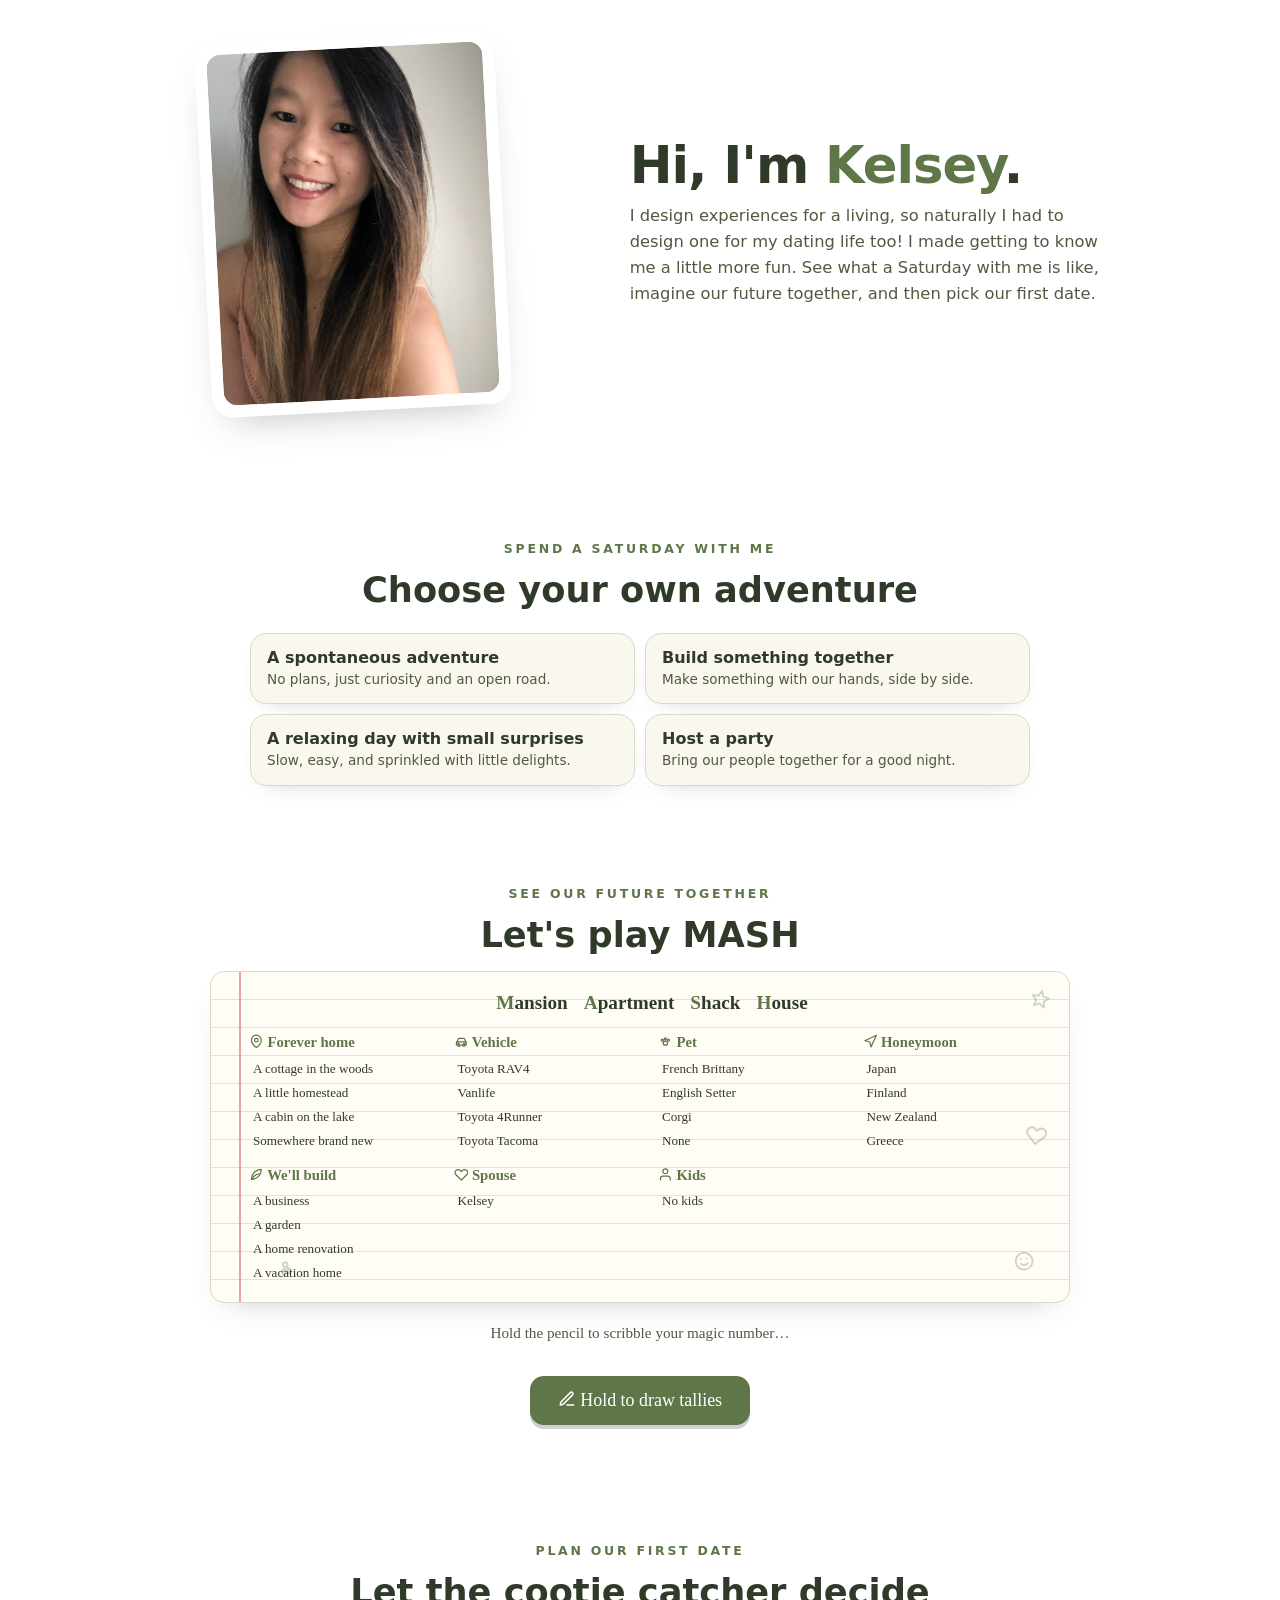
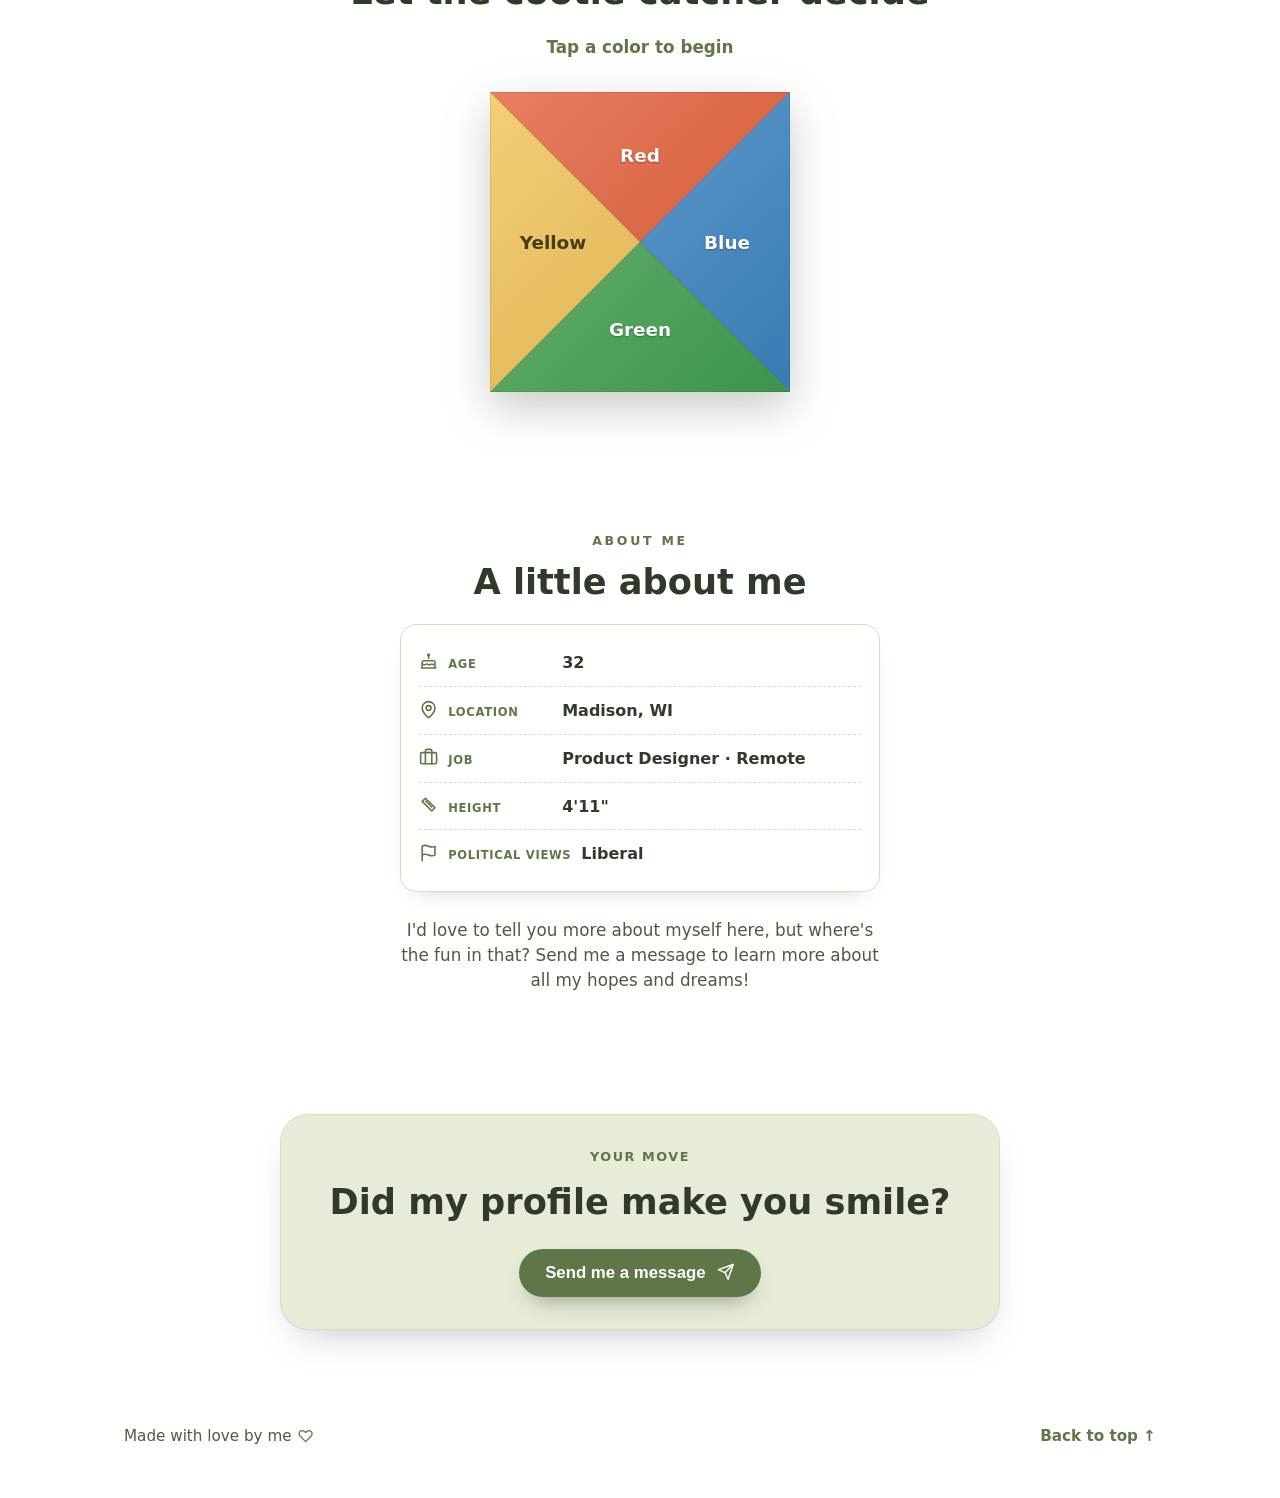
<file: index.html>
<!DOCTYPE html>
<html lang="en">
<head>
  <meta charset="UTF-8" />
  <meta name="viewport" content="width=device-width, initial-scale=1.0" />
  <title>Kelsey &middot; Finds Love</title>
  <meta name="description" content="Hi, I'm Kelsey — a little about the life I've built, what I love, and the kind of person I'm hoping to find." />
  <link rel="preconnect" href="https://fonts.googleapis.com" />
  <link rel="stylesheet" href="css/styles.css" />
  <link rel="icon" href="data:image/svg+xml,%3Csvg xmlns='http://www.w3.org/2000/svg' viewBox='0 0 100 100'%3E%3Ctext y='.9em' font-size='90'%3E%F0%9F%92%9A%3C/text%3E%3C/svg%3E" />
</head>
<body>
  <!-- Hero -->
  <header class="hero" id="top">
    <div class="hero-inner">
      <div class="hero-photo">
        <div class="photo-frame">
          <img src="images/hero.jpg" alt="Kelsey" />
        </div>
      </div>
      <div class="hero-text">
        <h1>Hi, I'm <span class="accent">Kelsey</span>.</h1>
        <p class="tagline">I design experiences for a living, so naturally I had to design one for my dating life too! I made getting to know me a little more fun. See what a Saturday with me is like, imagine our future together, and then pick our first date.</p>
      </div>
    </div>
  </header>

  <main>
    <!-- Spend a day with me (choose your own adventure) -->
    <section class="section" id="adventure">
      <div class="section-head">
        <span class="kicker">Spend a Saturday with me</span>
        <h2>Choose your own adventure</h2>
      </div>
      <div class="adv" id="adventure-app"></div>
    </section>

    <!-- MASH game -->
    <section class="section" id="mash">
      <div class="section-head">
        <span class="kicker">see our future together</span>
        <h2>Let's play MASH</h2>
      </div>
      <div class="mash" id="mash-app">
        <div class="mash-board"></div>
        <div class="mash-controls" id="mash-controls"></div>
        <div class="mash-future" id="mash-future" hidden></div>
      </div>
    </section>

    <!-- Cootie catcher (paper fortune teller) -->
    <section class="section" id="cootie">
      <div class="section-head">
        <span class="kicker">plan our first date</span>
        <h2>Let the cootie catcher decide</h2>
      </div>
      <div class="cc" id="cootie-app">
        <p class="cc-step" id="cc-step" aria-live="polite">Tap a color to begin</p>
        <div class="cc-stage" id="cc-stage">
          <div class="cc-catcher" id="cc-catcher">
            <button class="cc-flap cc-top" type="button"><span class="cc-flap-label"></span></button>
            <button class="cc-flap cc-right" type="button"><span class="cc-flap-label"></span></button>
            <button class="cc-flap cc-bottom" type="button"><span class="cc-flap-label"></span></button>
            <button class="cc-flap cc-left" type="button"><span class="cc-flap-label"></span></button>
          </div>
          <div class="cc-count" id="cc-count" aria-hidden="true"></div>
          <div class="cc-reveal" id="cc-reveal" hidden></div>
        </div>
        <p class="sr-only" id="cc-sr" aria-live="polite"></p>
      </div>
    </section>

    <!-- About me (facts, interests, map) -->
    <section class="section" id="about">
      <div class="section-head">
        <span class="kicker">about me</span>
        <h2>A little about me</h2>
      </div>

      <div class="about-facts">
        <div class="fact"><span class="fact-emoji"><svg class="ico" viewBox="0 0 24 24" fill="none" stroke="currentColor" stroke-width="2" stroke-linecap="round" stroke-linejoin="round" aria-hidden="true"><path d="M3 20h18M4 20v-7a2 2 0 0 1 2-2h12a2 2 0 0 1 2 2v7"/><path d="M4 15c1.5 0 1.5 1 3 1s1.5-1 3-1 1.5 1 3 1 1.5-1 3-1 1.5 1 2 1"/><path d="M12 8V5"/><circle cx="12" cy="3.5" r="1"/></svg></span><span class="fact-k">Age</span><span class="fact-v">32</span></div>
        <div class="fact"><span class="fact-emoji"><svg class="ico" viewBox="0 0 24 24" fill="none" stroke="currentColor" stroke-width="2" stroke-linecap="round" stroke-linejoin="round" aria-hidden="true"><path d="M20 10c0 6-8 12-8 12s-8-6-8-12a8 8 0 0 1 16 0z"/><circle cx="12" cy="10" r="3"/></svg></span><span class="fact-k">Location</span><span class="fact-v">Madison, WI</span></div>
        <div class="fact"><span class="fact-emoji"><svg class="ico" viewBox="0 0 24 24" fill="none" stroke="currentColor" stroke-width="2" stroke-linecap="round" stroke-linejoin="round" aria-hidden="true"><rect x="2" y="7" width="20" height="14" rx="2"/><path d="M16 21V5a2 2 0 0 0-2-2h-4a2 2 0 0 0-2 2v16"/></svg></span><span class="fact-k">Job</span><span class="fact-v">Product Designer · Remote</span></div>
        <div class="fact"><span class="fact-emoji"><svg class="ico" viewBox="0 0 24 24" fill="none" stroke="currentColor" stroke-width="2" stroke-linecap="round" stroke-linejoin="round" aria-hidden="true"><path d="M4 8l4-4 12 12-4 4z"/><path d="M8.5 7.5l1.5 1.5M11.5 10.5l1.5 1.5M14.5 13.5l1.5 1.5"/></svg></span><span class="fact-k">Height</span><span class="fact-v">4'11"</span></div>
        <div class="fact"><span class="fact-emoji"><svg class="ico" viewBox="0 0 24 24" fill="none" stroke="currentColor" stroke-width="2" stroke-linecap="round" stroke-linejoin="round" aria-hidden="true"><path d="M4 15s1-1 4-1 5 2 8 2 4-1 4-1V4s-1 1-4 1-5-2-8-2-4 1-4 1z"/><line x1="4" y1="22" x2="4" y2="15"/></svg></span><span class="fact-k">Political views</span><span class="fact-v">Liberal</span></div>
      </div>

      <p class="about-note">I'd love to tell you more about myself here, but where's the fun in that? Send me a message to learn more about all my hopes and dreams!</p>
    </section>

    <!-- Say hi -->
    <section class="section contact" id="say-hi">
      <div class="contact-card">
        <p class="eyebrow">your move</p>
        <h2>Did my profile make you smile?</h2>
        <button type="button" id="open-message" class="btn btn-primary btn-lg">Send me a message <svg class="btn-icon" viewBox="0 0 24 24" fill="none" stroke="currentColor" stroke-width="2" stroke-linecap="round" stroke-linejoin="round" aria-hidden="true"><path d="M22 2 11 13"></path><path d="M22 2 15 22l-4-9-9-4 20-7z"></path></svg></button>
      </div>
    </section>
  </main>

  <!-- Message Kelsey modal -->
  <div class="modal" id="msg-modal" hidden role="dialog" aria-modal="true" aria-labelledby="msg-title">
    <div class="modal-backdrop" data-close></div>
    <div class="modal-card">
      <button class="modal-x" type="button" data-close aria-label="Close">&times;</button>
      <h2 class="modal-title" id="msg-title">Message Kelsey</h2>
      <form id="msg-form" novalidate>
        <label class="field">
          <span class="field-label">Name <em>*</em></span>
          <input type="text" name="name" autocomplete="name" />
        </label>
        <div class="field">
          <span class="field-label">Show me who is saying hi <em>*</em></span>
          <input type="file" id="msg-photo" accept="image/*" class="file-hidden" />
          <label for="msg-photo" class="upload-btn" id="msg-upload-btn">Upload photo</label>
          <span class="file-name" id="msg-file-name"></span>
          <div class="photo-preview" id="msg-photo-preview" hidden><img alt="Your photo preview" /></div>
        </div>
        <label class="field">
          <span class="field-label">Tell me about yourself</span>
          <textarea name="about" rows="3"></textarea>
        </label>
        <label class="field">
          <span class="field-label">Propose a first date <em>*</em></span>
          <textarea name="firstDate" rows="3"></textarea>
        </label>
        <label class="field">
          <span class="field-label">How should I contact you? <em>*</em></span>
          <input type="text" name="contact" placeholder="Email, phone, Instagram — whatever you prefer" />
        </label>
        <p class="field-error" id="msg-error" hidden></p>
        <button class="btn btn-primary btn-lg modal-send" type="submit">Send</button>
      </form>
    </div>
  </div>

  <!-- Thank you modal -->
  <div class="modal" id="thanks-modal" hidden role="dialog" aria-modal="true">
    <div class="modal-backdrop" data-close-thanks></div>
    <div class="modal-card modal-thanks">
      <div class="thanks-icon"><span class="ico-slot" data-icon="heart"></span></div>
      <h2>Thank you for your message!</h2>
      <p>I can't wait to meet you!</p>
      <button class="btn btn-primary" type="button" data-close-thanks>Close</button>
    </div>
  </div>

  <!-- Private submissions review (unlisted — add #for-kelsey to the URL) -->
  <div class="review" id="review" hidden>
    <div class="review-head">
      <h2><span class="ico-slot" data-icon="inbox"></span> Submissions</h2>
      <a href="#" class="review-close">Close</a>
    </div>
    <div class="review-list" id="review-list"></div>
  </div>

  <footer class="footer">
    <span class="footer-note">Made with love by me <svg class="ico" viewBox="0 0 24 24" fill="none" stroke="currentColor" stroke-width="2" stroke-linecap="round" stroke-linejoin="round" aria-hidden="true"><path d="M20.8 5.6a5 5 0 0 0-7.1 0L12 7.3l-1.7-1.7a5 5 0 1 0-7.1 7.1L12 21.5l8.8-8.8a5 5 0 0 0 0-7.1z"/></svg></span>
    <a href="#top" class="to-top">Back to top ↑</a>
  </footer>

  <script src="js/main.js"></script>
</body>
</html>
</file>
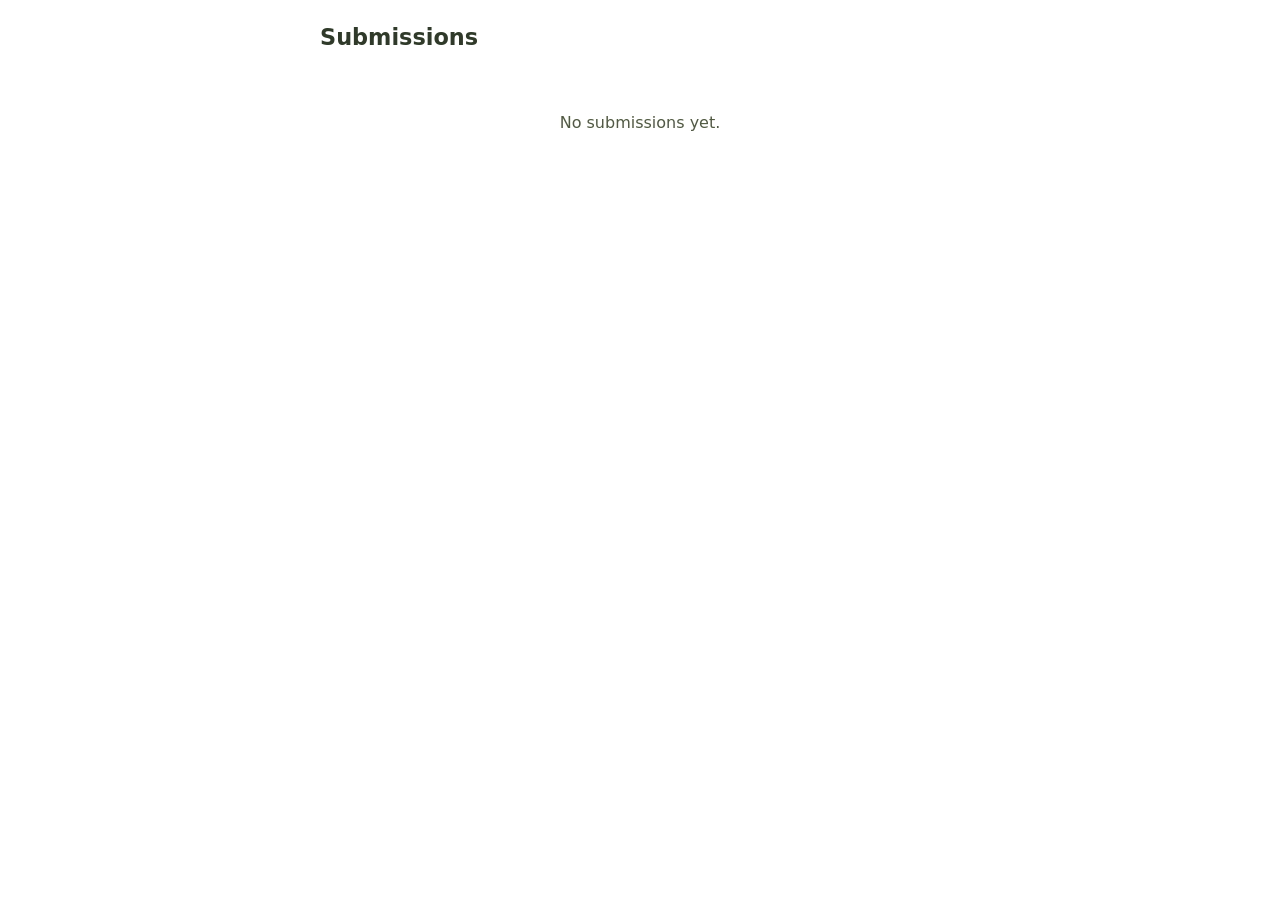
<file: submissions.html>
<!DOCTYPE html>
<html lang="en">
<head>
  <meta charset="UTF-8" />
  <meta name="viewport" content="width=device-width, initial-scale=1.0" />
  <meta name="robots" content="noindex, nofollow" />
  <title>Submissions &middot; Kelsey</title>
  <link rel="stylesheet" href="css/styles.css" />
</head>
<body>
  <div class="review" style="position: static;">
    <div class="review-head"><h2>Submissions</h2></div>
    <div class="review-list" id="review-list"></div>
  </div>
  <script>
  (function () {
    var KEY = "kelsey_submissions_v1";
    function load() { try { return JSON.parse(localStorage.getItem(KEY) || "[]"); } catch (e) { return []; } }
    function esc(t) { var d = document.createElement("div"); d.textContent = t || ""; return d.innerHTML; }
    function fmt(ts) { try { return new Date(ts).toLocaleString(undefined, { dateStyle: "medium", timeStyle: "short" }); } catch (e) { return ts; } }
    var list = document.getElementById("review-list");
    var subs = load().slice().reverse();
    if (!subs.length) { list.innerHTML = '<p class="review-empty">No submissions yet.</p>'; return; }
    subs.forEach(function (s) {
      var card = document.createElement("div");
      card.className = "review-card";
      card.innerHTML =
        (s.photo ? '<img class="review-photo" src="' + s.photo + '" alt="' + esc(s.name) + '" />' : "") +
        '<div class="review-body"><h3>' + esc(s.name) + "</h3>" +
        '<p class="review-meta">' + fmt(s.ts) + "</p>" +
        (s.about ? "<p><strong>About:</strong> " + esc(s.about) + "</p>" : "") +
        "<p><strong>First date:</strong> " + esc(s.firstDate) + "</p>" +
        "<p><strong>Contact:</strong> " + esc(s.contact) + "</p></div>";
      list.appendChild(card);
    });
  })();
  </script>
</body>
</html>
</file>
<file: css/styles.css>
/* ============================================================
   Kelsey · Finds Love — styles
   Solid sage green, no gradients. Tweak via the variables below.
   ============================================================ */

:root {
  --sage:      #9caf88;  /* solid sage green — primary */
  --sage-dk:   #5f7648;  /* deep sage — buttons, accents */
  --bg:        #ffffff;  /* page background */
  --forest:    #2f3a29;  /* headings */
  --forest-sf: #4f5a3f;  /* soft body text */
  --card:      #ffffff;
  --card-alt:  #e7ecd8;  /* contact card */
  --line:      #d7dcc4;
  --brick:     #b5613f;  /* "not for me" marker */
  --leaf:      #3f6a33;  /* "green flag" marker */
  --ink:       #2b2f26;
  --shadow:    0 18px 40px -20px rgba(47, 58, 41, 0.35);
  --radius:    22px;
  --maxw:      1080px;
  --font: "Segoe UI", system-ui, -apple-system, "Helvetica Neue", Arial, sans-serif;
}

* { box-sizing: border-box; margin: 0; padding: 0; }

html { scroll-behavior: smooth; }

body {
  font-family: var(--font);
  color: var(--ink);
  background: var(--bg);
  line-height: 1.6;
  overflow-x: hidden;
}

/* ---------- layout helpers ---------- */
.section {
  position: relative; z-index: 1;
  max-width: var(--maxw);
  margin: 0 auto;
  padding: 36px 20px;
}
.section-head { text-align: center; margin-bottom: 22px; }
.kicker {
  display: inline-block;
  font-size: .78rem; letter-spacing: .22em; text-transform: uppercase;
  color: var(--sage-dk); font-weight: 700; margin-bottom: 10px;
}
h2 { font-size: clamp(1.6rem, 5vw, 2.2rem); color: var(--forest); line-height: 1.18; }
.section-sub { color: var(--forest-sf); margin-top: 12px; }
.subhead { text-align: center; font-size: clamp(1.2rem, 3.6vw, 1.5rem); color: var(--forest); line-height: 1.18; margin: 30px 0 16px; }
.about-facts { max-width: 480px; margin: 0 auto; background: var(--card); border: 1px solid var(--line); border-radius: 16px; padding: 14px 18px; box-shadow: 0 10px 24px -18px rgba(47,58,41,.4); display: flex; flex-direction: column; }
.about-note { max-width: 480px; margin: 26px auto 0; text-align: center; color: var(--forest-sf); font-size: 1.05rem; line-height: 1.5; }
.fact { display: flex; align-items: baseline; gap: 10px; padding: 8px 0; }
.fact:not(:last-child) { border-bottom: 1px dashed var(--line); }
.fact-emoji { font-size: 1.2rem; flex-shrink: 0; }
.fact-k { color: var(--sage-dk); font-weight: 700; font-size: .72rem; text-transform: uppercase; letter-spacing: .06em; min-width: 104px; flex-shrink: 0; }
.fact-v { color: var(--forest); font-weight: 600; }
.section-sub code, .about-grid code {
  background: var(--card); padding: 2px 7px; border-radius: 6px; border: 1px solid var(--line);
  font-size: .85em;
}

/* ---------- nav ---------- */
.nav {
  max-width: var(--maxw); margin: 0 auto;
  display: flex; align-items: center; justify-content: flex-end;
  padding: 22px 24px;
}
.nav-links { display: flex; flex-wrap: wrap; justify-content: flex-end; gap: 14px 22px; }
.nav-links a {
  color: var(--forest-sf); text-decoration: none; font-weight: 600; font-size: .95rem;
  transition: color .2s;
}
.nav-links a:hover { color: var(--sage-dk); }

/* ---------- hero ---------- */
.hero { position: relative; z-index: 1; }
.hero-inner {
  max-width: var(--maxw); margin: 0 auto;
  padding: 16px 20px 24px;
  display: grid; grid-template-columns: 1fr; gap: 18px; align-items: center; text-align: center;
}
.eyebrow {
  color: var(--sage-dk); font-weight: 700; letter-spacing: .12em;
  text-transform: uppercase; font-size: .8rem; margin-bottom: 14px;
}
.hero-text h1 {
  font-size: clamp(1.9rem, 7vw, 3.2rem); line-height: 1.05; color: var(--forest);
  letter-spacing: -.02em; margin-bottom: 10px;
}
.accent { color: var(--sage-dk); }
.tagline { font-size: 1.02rem; color: var(--forest-sf); max-width: 46ch; margin: 0 auto; }
.hero-photo { max-width: 180px; margin: 0 auto; order: -1; }
.hero-cta { display: flex; gap: 14px; flex-wrap: wrap; }

.photo-frame {
  aspect-ratio: 4 / 5; border-radius: var(--radius);
  padding: 12px; background: var(--card); box-shadow: var(--shadow);
  transform: rotate(-3deg); transition: transform .4s ease;
}
.photo-frame:hover { transform: rotate(0deg) scale(1.02); }
.photo-frame img { width: 100%; height: 100%; object-fit: cover; border-radius: 14px; display: block; }
.photo-placeholder {
  width: 100%; height: 100%; border-radius: 14px;
  background: var(--sage);
  display: grid; place-content: center; text-align: center;
  font-size: 3rem; color: var(--sage-dk);
}
.photo-placeholder span { display: block; font-size: .95rem; margin-top: 8px; letter-spacing: .04em; }

/* ---------- buttons ---------- */
.btn {
  display: inline-block; padding: 13px 26px; border-radius: 999px; border: none;
  font-weight: 700; text-decoration: none; font-size: 1rem;
  transition: transform .15s ease, box-shadow .2s ease; cursor: pointer;
}
.btn-primary {
  color: #fff; background: var(--sage-dk);
  box-shadow: 0 12px 24px -12px rgba(47, 58, 41, .55);
}
.btn-primary:hover { transform: translateY(-2px); box-shadow: 0 18px 30px -14px rgba(47, 58, 41, .6); }
.btn-ghost { color: var(--forest); background: var(--card); border: 1px solid var(--line); }
.btn-ghost:hover { transform: translateY(-2px); }
.btn-lg { padding: 14px 26px; font-size: 1.05rem; }
.btn-icon { width: 1.05em; height: 1.05em; vertical-align: -0.16em; margin-left: 7px; display: inline-block; }
.ico { width: 1em; height: 1em; display: inline-block; vertical-align: -0.14em; }
.fact-emoji { color: var(--sage-dk); }
.adv-card-icon, .adv-choice-icon, .adv-summary-badge { color: var(--sage-dk); }
.cc-card-emoji { color: var(--sage-dk); }
.mash-doodle { color: var(--sage); }
.mash-cat h4 .ico, .mash-future-list .fi { color: var(--sage-dk); }
.adv-summary h3 .ico, .mash-future-card h3 .ico { color: var(--sage-dk); vertical-align: -0.12em; }
.mash-hold .ico, .mash-future-card h3 .ico { vertical-align: -0.16em; }

/* ---------- about ---------- */
.about-grid {
  display: grid; grid-template-columns: 1fr 1fr; gap: 34px;
  max-width: 900px; margin: 0 auto;
}
.about-grid .lead { font-size: 1.25rem; color: var(--forest); font-weight: 500; }
.about-grid p { color: var(--forest-sf); }

/* ---------- cards ---------- */
.cards {
  display: grid; grid-template-columns: repeat(3, 1fr); gap: 18px;
}
.card {
  background: var(--card); border: 1px solid var(--line); border-radius: 18px;
  padding: 24px; text-align: center; box-shadow: 0 10px 24px -18px rgba(47,58,41,.4);
  transition: transform .2s ease;
}
.card:hover { transform: translateY(-4px); }
.card-emoji { font-size: 1.9rem; }
.card h3 { color: var(--sage-dk); font-size: .82rem; text-transform: uppercase; letter-spacing: .1em; margin: 10px 0 4px; }
.card p { color: var(--forest); font-weight: 600; }

/* ---------- chips ---------- */
.chips { list-style: none; display: flex; flex-wrap: wrap; gap: 8px; justify-content: center; }
.chips li {
  background: var(--card); border: 1px solid var(--line); color: var(--forest);
  padding: 7px 13px; border-radius: 999px; font-weight: 600; font-size: .88rem;
  box-shadow: 0 8px 18px -16px rgba(47,58,41,.5); transition: transform .15s, background .2s, color .2s, border-color .2s;
}
.chips li:hover { transform: translateY(-3px); background: var(--sage); color: #fff; border-color: var(--sage); }

/* ---------- ceramics ---------- */
.pieces { display: grid; grid-template-columns: repeat(4, 1fr); gap: 16px; }
.piece { margin: 0; text-align: center; }
.piece-photo {
  aspect-ratio: 1 / 1; border-radius: 18px; box-shadow: var(--shadow);
  display: grid; place-content: center; font-size: 2.4rem;
  transform: rotate(-2deg); transition: transform .3s ease;
}
.piece:nth-child(even) .piece-photo { transform: rotate(2deg); }
.piece:hover .piece-photo { transform: rotate(0deg) scale(1.04); }
.piece-photo.clay1 { background: #9caf88; }
.piece-photo.clay2 { background: #8ba377; }
.piece-photo.clay3 { background: #aeb894; }
.piece-photo.clay4 { background: #7e9468; }
.piece figcaption { margin-top: 12px; }
.piece figcaption strong { display: block; color: var(--forest); font-size: 1rem; }
.piece figcaption span { color: var(--forest-sf); font-size: .88rem; }

/* ---------- on the map ---------- */
.map-card { max-width: 940px; margin: 0 auto; background: var(--card); border: 1px solid var(--line); border-radius: 24px; padding: 26px; box-shadow: var(--shadow); }
.us-map { width: 100%; height: auto; display: block; }
.us-map circle { transition: transform .15s ease; transform-box: fill-box; transform-origin: center; }
.us-map circle:hover { transform: scale(1.35); }
.map-legend { display: flex; gap: 22px; justify-content: center; margin-top: 18px; flex-wrap: wrap; }
.legend-item { display: inline-flex; align-items: center; gap: 8px; color: var(--forest-sf); font-weight: 600; font-size: .9rem; }
.legend-item::before { content: ""; width: 14px; height: 14px; border-radius: 50%; }
.legend-lived::before { background: #3f5f2e; }
.legend-park::before { background: #6f8f5a; }
.map-lists { display: grid; grid-template-columns: 1fr 1fr; gap: 24px; margin-top: 24px; padding-top: 22px; border-top: 1px solid var(--line); }
.map-lists h3 { color: var(--forest); font-size: 1rem; margin-bottom: 12px; }
.map-chips { list-style: none; display: flex; flex-wrap: wrap; gap: 8px; }
.map-chips li { background: #f3f6ec; border: 1px solid var(--line); color: var(--forest); padding: 6px 12px; border-radius: 999px; font-size: .88rem; font-weight: 600; }

/* ---------- spend a day with me (choose your own adventure) ---------- */
.adv { --adv-cream: #faf7ee; --adv-gold: #e0a83e; max-width: 780px; margin: 0 auto; }
.adv-screen { animation: advIn .42s ease; }
@keyframes advIn { from { opacity: 0; transform: translateY(14px); } to { opacity: 1; transform: none; } }
.adv-lead { text-align: center; color: var(--forest-sf); font-size: 1.05rem; max-width: 46ch; margin: 0 auto 26px; }
.adv-cards { display: grid; grid-template-columns: 1fr; gap: 10px; }
.adv-card { text-align: left; background: var(--adv-cream); border: 1px solid var(--line); border-radius: 16px; padding: 14px 16px; cursor: pointer; font-family: inherit; display: flex; gap: 12px; align-items: center; min-height: 44px; box-shadow: 0 10px 24px -18px rgba(47,58,41,.4); transition: transform .18s, box-shadow .2s, border-color .2s; }
.adv-card:hover { transform: translateY(-5px); border-color: var(--sage); box-shadow: 0 20px 36px -20px rgba(47,58,41,.5); }
.adv-card:focus-visible { outline: 2px solid var(--sage-dk); outline-offset: 2px; }
.adv-card-icon { font-size: 1.7rem; line-height: 1; flex-shrink: 0; }
.adv-card h3 { color: var(--forest); font-size: 1rem; margin-bottom: 3px; }
.adv-card p { color: var(--forest-sf); font-size: .85rem; line-height: 1.45; }
.adv-step-label { text-align: center; color: var(--forest-sf); font-size: .8rem; font-weight: 700; letter-spacing: .04em; text-transform: uppercase; margin-bottom: 6px; }
.adv-progress { display: flex; align-items: center; justify-content: center; gap: 8px; margin-bottom: 14px; }
.adv-dot { width: 10px; height: 10px; border-radius: 50%; background: var(--line); transition: background .3s, transform .3s; }
.adv-dot.done { background: var(--sage); }
.adv-dot.current { background: var(--adv-gold); transform: scale(1.35); }
.adv-back { display: inline-flex; align-items: center; gap: 6px; background: none; border: none; color: var(--sage-dk); font-weight: 700; cursor: pointer; font-family: inherit; font-size: .9rem; margin-bottom: 12px; }
.adv-back:hover { text-decoration: underline; }
.adv-intro { text-align: center; color: var(--forest-sf); font-style: italic; margin-bottom: 6px; }
.adv-q { text-align: center; color: var(--forest); font-size: 1.18rem; font-weight: 700; margin-bottom: 16px; }
.adv-choices { display: grid; grid-template-columns: 1fr; gap: 8px; }
.adv-choice { display: flex; align-items: center; gap: 11px; text-align: left; background: #fff; border: 1px solid var(--line); border-radius: 14px; padding: 12px 14px; cursor: pointer; font-family: inherit; font-weight: 600; color: var(--forest); font-size: .95rem; min-height: 44px; transition: transform .15s, border-color .15s, background .15s, box-shadow .2s; }
.adv-choice:hover { transform: translateY(-3px); border-color: var(--sage); background: #f3f6ec; box-shadow: 0 12px 24px -18px rgba(47,58,41,.5); }
.adv-choice:focus-visible { outline: 2px solid var(--sage-dk); outline-offset: 2px; }
.adv-choice-icon { font-size: 1.35rem; flex-shrink: 0; }
.adv-summary { text-align: center; }
.adv-summary-badge { font-size: 2rem; }
.adv-summary h3 { color: var(--forest); font-size: 1.3rem; margin: 6px 0 12px; }
.adv-story { background: var(--adv-cream); border: 1px solid var(--line); border-radius: 16px; padding: 18px; color: var(--forest); font-size: 1.02rem; line-height: 1.6; box-shadow: var(--shadow); }
.adv-tags { display: flex; flex-wrap: wrap; gap: 8px; justify-content: center; margin-top: 20px; }
.adv-tag { background: #f3f6ec; border: 1px solid var(--line); border-radius: 999px; padding: 6px 12px; font-size: .85rem; font-weight: 600; color: var(--sage-dk); }
.adv-actions { display: flex; gap: 10px; justify-content: center; margin-top: 20px; flex-wrap: wrap; }
.adv-btn { padding: 12px 22px; min-height: 44px; border-radius: 999px; border: 1px solid var(--line); background: #fff; color: var(--forest); font-weight: 700; cursor: pointer; font-family: inherit; text-decoration: none; display: inline-block; transition: transform .15s, background .15s, border-color .15s; }
.adv-btn:hover { transform: translateY(-2px); border-color: var(--sage); }
.adv-btn:focus-visible { outline: 2px solid var(--sage-dk); outline-offset: 2px; }
.adv-btn-primary { background: var(--sage-dk); color: #fff; border-color: var(--sage-dk); }
.adv-btn-primary:hover { background: #4f6338; border-color: #4f6338; }
@media (min-width: 600px) { .adv-cards, .adv-choices { grid-template-columns: 1fr 1fr; } }

/* ---------- MASH game ---------- */
#mash { padding-top: 34px; padding-bottom: 34px; }
#mash .section-head { margin-bottom: 16px; }
.mash-board[hidden], .mash-controls[hidden] { display: none; }
.mash { --mash-hand: "Segoe Script", "Bradley Hand", "Snell Roundhand", "Comic Sans MS", cursive; --mash-paper: #fffdf6; position: relative; max-width: 860px; margin: 0 auto; }
.mash-board { position: relative; background-color: var(--mash-paper); background-image: repeating-linear-gradient(transparent, transparent 27px, #d5e4f0 27px, #d5e4f0 28px); border: 1px solid var(--line); border-radius: 14px; padding: 16px 14px 18px 38px; box-shadow: 0 14px 30px -20px rgba(47,58,41,.35); overflow: hidden; }
.mash-board::before { content: ""; position: absolute; top: 0; bottom: 0; left: 28px; width: 2px; background: #e6a3a3; }
.mash-doodle { position: absolute; font-size: 1.4rem; opacity: .5; pointer-events: none; z-index: 1; }
.mash-title { position: relative; z-index: 2; display: flex; flex-wrap: wrap; gap: 4px 16px; justify-content: center; margin-bottom: 12px; }
.mash-letter { font-family: var(--mash-hand); font-size: 1.2rem; font-weight: 700; color: var(--forest); position: relative; }
.mash-letter b { color: var(--sage-dk); }
.mash-cats { position: relative; z-index: 2; display: grid; grid-template-columns: repeat(2, 1fr); gap: 12px 12px; }
.mash-cat h4 { font-family: var(--mash-hand); font-size: .92rem; color: var(--sage-dk); margin-bottom: 2px; }
.mash-opts { list-style: none; display: flex; flex-direction: column; gap: 1px; }
.mash-opt { position: relative; width: fit-content; padding: 1px 4px; color: var(--forest); font-size: .82rem; font-family: var(--mash-hand); transition: opacity .3s; }
.mash-item.crossed { opacity: .4; }
.mash-item.crossed::before, .mash-item.crossed::after { content: ""; position: absolute; left: 0; top: 50%; width: 100%; height: 2.5px; background: #c0392b; border-radius: 2px; transform-origin: left center; }
.mash-item.crossed::before { --r: -11deg; transform: translateY(-50%) rotate(var(--r)) scaleX(0); animation: mashX .26s ease forwards; }
.mash-item.crossed::after { --r: 9deg; transform: translateY(-50%) rotate(var(--r)) scaleX(0); animation: mashX .26s ease .1s forwards; }
@keyframes mashX { to { transform: translateY(-50%) rotate(var(--r)) scaleX(1); } }
.mash-item.mash-winner { color: var(--sage-dk); font-weight: 700; }
.mash-item.mash-winner::after { content: ""; position: absolute; inset: -5px -9px; border: 2.5px solid var(--sage); border-radius: 60% 40% 55% 45% / 52% 56% 44% 48%; transform: rotate(-2deg); animation: mashPop .45s cubic-bezier(.34,1.6,.5,1); pointer-events: none; }
@keyframes mashPop { from { opacity: 0; transform: rotate(-2deg) scale(.55); } to { opacity: 1; transform: rotate(-2deg) scale(1); } }
.mash-controls { text-align: center; margin-top: 18px; }
.mash-hint { font-family: var(--mash-hand); color: var(--forest-sf); font-size: .95rem; margin-bottom: 2px; }
.mash-tally { min-height: 24px; display: flex; gap: 16px; justify-content: center; align-items: center; margin-bottom: 4px; flex-wrap: wrap; }
.mash-group { position: relative; display: inline-flex; gap: 5px; padding: 0 3px; }
.mash-mark { width: 3px; height: 28px; background: var(--forest); border-radius: 2px; animation: mashMarkIn .12s ease; }
.mash-slash { position: absolute; left: -5px; right: -5px; top: 50%; height: 3px; background: var(--forest); border-radius: 2px; transform: translateY(-50%) rotate(-20deg); animation: mashMarkIn .12s ease; }
@keyframes mashMarkIn { from { opacity: 0; transform: scaleY(.2); } }
.mash-hold { font-family: var(--mash-hand); font-size: 1.12rem; background: var(--sage-dk); color: #fff; border: none; border-radius: 14px; padding: 14px 28px; cursor: pointer; box-shadow: 0 4px 0 rgba(0,0,0,.18); user-select: none; touch-action: none; transition: transform .1s, box-shadow .1s, background .1s; }
.mash-hold.holding { transform: translateY(3px); box-shadow: 0 1px 0 rgba(0,0,0,.18); background: #4f6338; }
.mash-hold:disabled { opacity: .5; cursor: default; }
.mash-hold:focus-visible { outline: 3px solid var(--forest); outline-offset: 2px; }
.mash-num-out { font-family: var(--mash-hand); font-size: 1.55rem; color: var(--sage-dk); font-weight: 800; margin-top: 8px; animation: mashPop .5s cubic-bezier(.34,1.6,.5,1); }
.mash-future { display: flex; justify-content: center; margin-top: 18px; }
.mash-future-card { position: relative; background: var(--mash-paper); border: 1px solid var(--line); border-radius: 18px; padding: 22px 20px; max-width: 440px; width: 100%; box-shadow: 0 18px 40px -18px rgba(47,58,41,.45); animation: ccUnfold .55s cubic-bezier(.34,1.5,.5,1); text-align: center; }
.mash-future-card h3 { font-family: var(--mash-hand); font-size: 1.5rem; color: var(--forest); margin-bottom: 16px; }
.mash-future-list { list-style: none; display: flex; flex-direction: column; gap: 11px; text-align: left; }
.mash-future-list li { display: flex; gap: 10px; align-items: baseline; color: var(--forest); font-size: .96rem; opacity: 0; transform: translateY(8px); animation: mashLine .45s ease forwards; }
.mash-future-list .fi { font-size: 1.25rem; flex-shrink: 0; }
.mash-future-list .fk { color: var(--forest-sf); font-size: .92rem; }
.mash-future-list b { color: var(--forest); }
@keyframes mashLine { to { opacity: 1; transform: none; } }
.mash-play { margin-top: 26px; font-family: var(--mash-hand); font-size: 1.12rem; background: var(--sage-dk); color: #fff; border: none; border-radius: 999px; padding: 13px 28px; cursor: pointer; box-shadow: 0 4px 0 rgba(0,0,0,.18); transition: transform .1s, box-shadow .1s; }
.mash-play:hover { transform: translateY(-1px); }
.mash-play:active { transform: translateY(3px); box-shadow: 0 1px 0 rgba(0,0,0,.18); }
.mash-play:focus-visible { outline: 3px solid var(--forest); outline-offset: 2px; }
.mash-confetti-piece { position: absolute; top: -20px; width: 9px; height: 14px; border-radius: 2px; z-index: 20; pointer-events: none; animation: confettiFall linear forwards; }
@keyframes confettiFall { to { transform: translateY(115vh) rotate(680deg); } }
@media (min-width: 720px) { .mash-cats { grid-template-columns: repeat(4, 1fr); } }

/* ---------- cootie catcher (paper fortune teller) ---------- */
.cc { --cc-font: "Comic Sans MS", "Chalkboard SE", "Comic Neue", "Segoe Print", system-ui, sans-serif; --cc-red: #e4572e; --cc-blue: #3a86c8; --cc-green: #3fa34d; --cc-yellow: #f2c14e; --cc-paper: #fbf7ec; --cc-tex: url("data:image/svg+xml,%3Csvg xmlns='http://www.w3.org/2000/svg' width='120' height='120'%3E%3Cfilter id='n'%3E%3CfeTurbulence type='fractalNoise' baseFrequency='0.9' numOctaves='2' stitchTiles='stitch'/%3E%3CfeColorMatrix type='saturate' values='0'/%3E%3C/filter%3E%3Crect width='100%25' height='100%25' filter='url(%23n)' opacity='0.06'/%3E%3C/svg%3E"); max-width: 520px; margin: 0 auto; text-align: center; }
.cc-step { font-family: var(--cc-font); font-weight: 700; color: var(--sage-dk); font-size: 1.05rem; margin-bottom: 16px; min-height: 1.4em; }
.cc-stage { position: relative; display: flex; justify-content: center; align-items: center; min-height: min(80vw, 330px); perspective: 950px; }
.cc-stage[hidden] { display: none; }
.sr-only { position: absolute; width: 1px; height: 1px; padding: 0; margin: -1px; overflow: hidden; clip: rect(0 0 0 0); white-space: nowrap; border: 0; }

/* the folded-paper catcher: 4 triangular flaps meeting at center */
.cc-catcher { position: relative; width: min(74vw, 300px); aspect-ratio: 1; transform-style: preserve-3d; transition: transform .3s cubic-bezier(.34,1.3,.5,1); filter: drop-shadow(0 16px 22px rgba(47,58,41,.26)); }
.cc-catcher.is-dim { opacity: .12; filter: none; }
.cc-flap { position: absolute; inset: 0; border: 0; margin: 0; padding: 0; background: transparent; cursor: pointer; -webkit-tap-highlight-color: transparent; transform-style: preserve-3d; transition: transform .34s cubic-bezier(.34,1.3,.5,1), filter .18s; }
.cc-flap::before { content: ""; position: absolute; inset: 0; background-color: var(--flap-bg, #ccc); background-image: linear-gradient(135deg, rgba(255,255,255,.22), rgba(0,0,0,.10)), var(--cc-tex); box-shadow: inset 0 0 0 1px rgba(0,0,0,.08); }
.cc-flap:disabled { cursor: default; }
.cc-flap:not(:disabled):hover::before { filter: brightness(1.07) saturate(1.05); }
.cc-flap:not(:disabled):active { transform: scale(.97); }
.cc-flap:focus-visible { outline: none; }
.cc-flap:focus-visible::before { box-shadow: inset 0 0 0 3px var(--forest), inset 0 0 0 6px rgba(255,255,255,.7); }
.cc-top    { clip-path: polygon(0 0, 100% 0, 50% 50%);       --flap-bg: var(--cc-red);    transform-origin: center top; }
.cc-right  { clip-path: polygon(100% 0, 100% 100%, 50% 50%); --flap-bg: var(--cc-blue);   transform-origin: right center; }
.cc-bottom { clip-path: polygon(100% 100%, 0 100%, 50% 50%); --flap-bg: var(--cc-green);  transform-origin: center bottom; }
.cc-left   { clip-path: polygon(0 100%, 0 0, 50% 50%);       --flap-bg: var(--cc-yellow); transform-origin: left center; }
/* inner (open) faces are cream paper */
.cc-catcher.is-open .cc-flap { --flap-bg: var(--cc-paper); }
.cc-flap-label { position: absolute; transform: translate(-50%, -50%); font-family: var(--cc-font); font-weight: 800; font-size: clamp(.9rem, 4vw, 1.15rem); color: #fff; text-shadow: 0 1px 2px rgba(0,0,0,.3); pointer-events: none; z-index: 2; }
.cc-top .cc-flap-label    { top: 21%; left: 50%; }
.cc-right .cc-flap-label  { top: 50%; left: 79%; }
.cc-bottom .cc-flap-label { top: 79%; left: 50%; }
.cc-left .cc-flap-label   { top: 50%; left: 21%; }
.cc-left .cc-flap-label   { color: #4a3b12; text-shadow: none; }
.cc-catcher.is-open .cc-flap-label { color: var(--forest); text-shadow: none; font-size: clamp(1.3rem, 6.5vw, 1.85rem); }
/* fold lines drawn over the paper */
.cc-catcher::after { content: ""; position: absolute; inset: 0; pointer-events: none; z-index: 3; background: linear-gradient(45deg, transparent calc(50% - 1px), rgba(0,0,0,.13) 50%, transparent calc(50% + 1px)), linear-gradient(-45deg, transparent calc(50% - 1px), rgba(0,0,0,.13) 50%, transparent calc(50% + 1px)); }

/* gentle rest-open pose */
.cc-catcher.is-open .cc-top    { transform: translateY(-4%) rotateX(6deg); }
.cc-catcher.is-open .cc-bottom { transform: translateY(4%) rotateX(-6deg); }
.cc-catcher.is-open .cc-left   { transform: translateX(-4%) rotateY(-6deg); }
.cc-catcher.is-open .cc-right  { transform: translateX(4%) rotateY(6deg); }
/* horizontal chomp (left/right lips open wide) */
.cc-catcher.chomp-h .cc-left  { transform: translateX(-15%) rotateY(-34deg); }
.cc-catcher.chomp-h .cc-right { transform: translateX(15%) rotateY(34deg); }
.cc-catcher.chomp-h .cc-top    { transform: translateY(-3%); }
.cc-catcher.chomp-h .cc-bottom { transform: translateY(3%); }
/* vertical chomp (top/bottom lips open wide) */
.cc-catcher.chomp-v .cc-top    { transform: translateY(-15%) rotateX(34deg); }
.cc-catcher.chomp-v .cc-bottom { transform: translateY(15%) rotateX(-34deg); }
.cc-catcher.chomp-v .cc-left   { transform: translateX(-3%); }
.cc-catcher.chomp-v .cc-right  { transform: translateX(3%); }
/* finishing bounce */
.cc-catcher.is-bounce { animation: ccBounce .34s ease; }
@keyframes ccBounce { 0% { transform: scale(1); } 40% { transform: scale(1.06); } 70% { transform: scale(.98); } 100% { transform: scale(1); } }
/* final flap lift to reveal the fortune */
.cc-flap.lift { z-index: 1; filter: brightness(1.08); }
.cc-top.lift    { transform: rotateX(-120deg); }
.cc-bottom.lift { transform: rotateX(120deg); }
.cc-left.lift   { transform: rotateY(120deg); }
.cc-right.lift  { transform: rotateY(-120deg); }

/* running count bubble */
.cc-count { position: absolute; top: 50%; left: 50%; transform: translate(-50%, -50%) scale(0); width: 30%; aspect-ratio: 1; border-radius: 50%; background: #fffdf7; color: var(--forest); display: grid; place-content: center; font-family: var(--cc-font); font-weight: 800; font-size: clamp(1.1rem, 5.5vw, 1.6rem); box-shadow: 0 3px 8px rgba(0,0,0,.24); z-index: 6; pointer-events: none; opacity: 0; transition: transform .18s cubic-bezier(.34,1.6,.5,1), opacity .16s; }
.cc-count.show { transform: translate(-50%, -50%) scale(1); opacity: 1; }

.cc-reveal { position: absolute; inset: 0; display: flex; align-items: center; justify-content: center; z-index: 8; }
.cc-reveal[hidden] { display: none; }
.cc-again { font-family: var(--cc-font); font-weight: 700; border: none; border-radius: 14px; padding: 12px 22px; cursor: pointer; font-size: 1rem; color: #fff; background: var(--sage-dk); box-shadow: 0 4px 0 rgba(0,0,0,.18); transition: transform .1s, box-shadow .1s; margin-top: 6px; }
.cc-again:hover { transform: translateY(-1px); }
.cc-again:active { transform: translateY(3px); box-shadow: 0 1px 0 rgba(0,0,0,.18); }
.cc-again:focus-visible { outline: 3px solid var(--forest); outline-offset: 2px; }
.cc-card { background: #fffdf7 url("data:image/svg+xml,%3Csvg xmlns='http://www.w3.org/2000/svg' width='140' height='140'%3E%3Cfilter id='n'%3E%3CfeTurbulence type='fractalNoise' baseFrequency='0.9' numOctaves='2' stitchTiles='stitch'/%3E%3CfeColorMatrix type='saturate' values='0'/%3E%3C/filter%3E%3Crect width='100%25' height='100%25' filter='url(%23n)' opacity='0.05'/%3E%3C/svg%3E"); border: 1px solid var(--line); border-radius: 18px; padding: 24px 22px; max-width: 360px; box-shadow: 0 16px 36px -18px rgba(47,58,41,.45); animation: ccUnfold .55s cubic-bezier(.34,1.5,.5,1); }
.cc-card-emoji { font-size: 3rem; line-height: 1; }
.cc-card-title { font-family: var(--cc-font); color: var(--forest); font-size: 1.3rem; margin: 10px 0 6px; }
.cc-card-sub { color: var(--forest-sf); font-size: .92rem; margin-bottom: 18px; }
@keyframes ccUnfold { from { opacity: 0; transform: perspective(700px) rotateX(-72deg) scale(.82); transform-origin: top center; } to { opacity: 1; transform: none; } }

/* ---------- looking for ---------- */
.looking-grid { display: grid; grid-template-columns: 1fr 1fr; gap: 22px; max-width: 900px; margin: 0 auto; }
.looking-col { background: var(--card); border-radius: 20px; padding: 30px; border: 1px solid var(--line); box-shadow: var(--shadow); }
.looking-col h3 { font-size: 1.3rem; margin-bottom: 16px; color: var(--forest); }
.looking-col ul { list-style: none; }
.looking-col li { padding: 9px 0 9px 30px; position: relative; color: var(--forest-sf); border-bottom: 1px dashed var(--line); }
.looking-col li:last-child { border-bottom: 0; }
.green li::before { content: "✓"; position: absolute; left: 0; color: var(--leaf); font-weight: 800; }
.red li::before { content: "✕"; position: absolute; left: 0; color: var(--brick); font-weight: 800; }

/* ---------- contact ---------- */
.contact { text-align: center; }
.contact-card {
  background: var(--card-alt);
  border: 1px solid var(--line); border-radius: 28px;
  padding: 32px 22px; max-width: 720px; margin: 0 auto; box-shadow: var(--shadow);
}
.contact-card h2 { margin-bottom: 26px; }
.contact-sub { color: var(--forest-sf); font-size: 1.1rem; max-width: 42ch; margin: 0 auto 28px; }
.contact-fine { color: var(--forest-sf); font-size: .9rem; margin-top: 18px; }

/* ---------- footer ---------- */
.footer {
  position: relative; z-index: 1;
  max-width: var(--maxw); margin: 0 auto;
  display: flex; align-items: center; justify-content: space-between;
  padding: 34px 24px 50px; color: var(--forest-sf); font-size: .95rem;
}
.to-top { color: var(--sage-dk); text-decoration: none; font-weight: 700; }
.to-top:hover { text-decoration: underline; }
.footer-note { display: inline-flex; align-items: center; gap: 6px; color: var(--forest-sf); }
.footer-note .ico { color: var(--sage-dk); }

/* ---------- guess-my-answer game ---------- */
.score-pill { display: inline-flex; align-items: center; gap: 8px; background: var(--card); border: 1px solid var(--line); color: var(--sage-dk); font-weight: 700; padding: 8px 16px; border-radius: 999px; margin-top: 16px; box-shadow: 0 8px 18px -16px rgba(47,58,41,.5); }
.quiz { max-width: 720px; margin: 0 auto; display: flex; flex-direction: column; gap: 18px; }
.quiz-q { background: var(--card); border: 1px solid var(--line); border-radius: 20px; padding: 24px 26px; box-shadow: 0 10px 24px -18px rgba(47,58,41,.4); }
.quiz-q h3 { color: var(--forest); font-size: 1.12rem; margin-bottom: 14px; }
.opts { display: grid; gap: 10px; }
.opt { text-align: left; width: 100%; padding: 12px 16px; border-radius: 12px; border: 1px solid var(--line); background: #fff; color: var(--forest); font-weight: 600; font-size: .98rem; cursor: pointer; font-family: inherit; transition: background .15s, border-color .15s, transform .1s, opacity .15s; }
.opt:hover:not(:disabled) { border-color: var(--sage); transform: translateX(3px); }
.opt:focus-visible { outline: 2px solid var(--sage-dk); outline-offset: 2px; }
.opt:disabled { cursor: default; }
.opt.correct { background: #e8f0dc; border-color: var(--sage-dk); color: var(--sage-dk); }
.opt.correct::after { content: " ✓"; font-weight: 900; }
.opt.wrong { background: #f6e3dc; border-color: var(--brick); color: var(--brick); }
.opt.wrong::after { content: " ✕"; font-weight: 900; }
.opt.dim { opacity: .5; }
.reveal { margin-top: 14px; padding: 12px 16px; border-left: 3px solid var(--sage); background: #f2f5ea; border-radius: 8px; color: var(--forest-sf); font-size: .95rem; display: none; }
.reveal.show { display: block; }
.reveal strong { color: var(--sage-dk); }
.quiz-result { max-width: 720px; margin: 22px auto 0; background: var(--card-alt); border: 1px solid var(--line); border-radius: 20px; padding: 26px; text-align: center; box-shadow: var(--shadow); display: none; }
.quiz-result.show { display: block; }
.quiz-result h3 { color: var(--forest); font-size: 1.3rem; margin-bottom: 6px; }
.quiz-result p { color: var(--forest-sf); }

/* ---------- reveal on scroll ---------- */
.section { opacity: 0; transform: translateY(24px); transition: opacity .6s ease, transform .6s ease; }
.section.in-view { opacity: 1; transform: none; }

/* ---------- message modal + review ---------- */
.modal { position: fixed; inset: 0; z-index: 100; display: flex; align-items: flex-start; justify-content: center; overflow-y: auto; -webkit-overflow-scrolling: touch; }
.modal[hidden] { display: none; }
.modal-backdrop { position: absolute; inset: 0; background: rgba(30,36,26,.5); }
.modal-card { position: relative; z-index: 1; background: var(--card-alt); width: 100%; min-height: 100%; max-width: 560px; padding: 26px 20px 40px; overflow-y: auto; animation: modalIn .3s ease; }
@keyframes modalIn { from { transform: translateY(16px); opacity: 0; } to { transform: none; opacity: 1; } }
@media (min-width: 620px) { .modal { align-items: center; padding: 24px; } .modal-card { min-height: 0; max-height: 92vh; border-radius: 20px; box-shadow: var(--shadow); } }
.modal-x { position: absolute; top: 10px; right: 12px; width: 40px; height: 40px; border: none; background: none; font-size: 1.9rem; line-height: 1; color: var(--forest-sf); cursor: pointer; border-radius: 999px; }
.modal-x:hover { background: rgba(0,0,0,.06); }
.modal-title { display: flex; align-items: center; gap: 8px; color: var(--forest); font-size: 1.4rem; margin: 2px 0 18px; }
.modal-title .ico { color: var(--sage-dk); }
.field { display: block; margin-bottom: 16px; }
.field-label { display: flex; align-items: center; gap: 7px; font-weight: 700; color: var(--forest); font-size: .92rem; margin-bottom: 6px; }
.field-label .ico { color: var(--sage-dk); }
.field-label em { color: var(--brick); font-style: normal; }
.field input[type="text"], .field textarea, .field input[type="file"] { width: 100%; font-family: inherit; font-size: 1rem; color: var(--forest); background: #fff; border: 1px solid var(--line); border-radius: 12px; padding: 12px 14px; }
.field input[type="file"] { padding: 10px 12px; }
.field textarea { resize: vertical; min-height: 74px; }
.field input.invalid, .field textarea.invalid { border-color: var(--brick); background: #fdf3ef; }
.field input:focus, .field textarea:focus { outline: 2px solid var(--sage-dk); outline-offset: 1px; border-color: var(--sage-dk); }
.photo-preview { margin-top: 10px; }
.photo-preview img { max-width: 140px; border-radius: 12px; border: 1px solid var(--line); display: block; }
.field-error { color: var(--brick); font-weight: 600; font-size: .9rem; margin: 4px 0 12px; }
.file-hidden { position: absolute; width: 1px; height: 1px; padding: 0; margin: -1px; overflow: hidden; clip: rect(0 0 0 0); border: 0; }
.upload-btn { display: inline-block; cursor: pointer; font-family: inherit; font-weight: 700; font-size: .95rem; color: var(--sage-dk); background: #fff; border: 1px solid var(--sage-dk); border-radius: 999px; padding: 10px 18px; transition: background .15s; }
.upload-btn:hover { background: #f3f6ec; }
.upload-btn.invalid { border-color: var(--brick); color: var(--brick); }
.file-hidden:focus-visible + .upload-btn { outline: 2px solid var(--sage-dk); outline-offset: 2px; }
.file-name { display: inline-block; margin-left: 10px; color: var(--forest-sf); font-size: .88rem; word-break: break-all; }
.modal-send { margin-top: 4px; width: 100%; display: inline-flex; align-items: center; justify-content: center; gap: 8px; }
.modal-send .ico { width: 1.1em; height: 1.1em; }
.modal-thanks { text-align: center; max-width: 420px; padding: 44px 26px; display: flex; flex-direction: column; justify-content: center; }
@media (min-width: 620px) { .modal-thanks { min-height: 0; } }
.thanks-icon { color: var(--sage-dk); margin-bottom: 6px; }
.thanks-icon .ico { width: 3rem; height: 3rem; }
.modal-thanks h2 { color: var(--forest); margin-bottom: 6px; }
.modal-thanks p { color: var(--forest-sf); margin-bottom: 22px; }
.review { position: fixed; inset: 0; z-index: 90; background: var(--bg); overflow-y: auto; padding: 24px 20px 60px; }
.review[hidden] { display: none; }
.review-head { display: flex; align-items: center; justify-content: space-between; gap: 12px; max-width: 640px; margin: 0 auto 20px; }
.review-head h2 { display: flex; align-items: center; gap: 8px; color: var(--forest); font-size: 1.4rem; }
.review-head .ico { color: var(--sage-dk); }
.review-close { color: var(--sage-dk); font-weight: 700; text-decoration: none; white-space: nowrap; }
.review-list { max-width: 640px; margin: 0 auto; display: flex; flex-direction: column; gap: 16px; }
.review-empty { color: var(--forest-sf); text-align: center; padding: 40px 0; }
.review-card { display: flex; gap: 14px; background: var(--card); border: 1px solid var(--line); border-radius: 16px; padding: 16px; box-shadow: 0 10px 24px -18px rgba(47,58,41,.4); }
.review-photo { width: 84px; height: 84px; object-fit: cover; border-radius: 12px; flex-shrink: 0; }
.review-body { min-width: 0; }
.review-body h3 { color: var(--forest); font-size: 1.1rem; margin-bottom: 2px; }
.review-meta { color: var(--forest-sf); font-size: .82rem; margin-bottom: 8px; }
.review-body p { color: var(--forest); font-size: .95rem; margin-bottom: 6px; overflow-wrap: anywhere; }
.review-body strong { color: var(--sage-dk); }
@media (max-width: 480px) { .review-card { flex-direction: column; } .review-photo { width: 100%; height: 180px; } }


/* ---------- responsive ---------- */
@media (max-width: 760px) {
  .nav-links { display: none; }
}
@media (min-width: 761px) {
  .section { padding: 60px 24px; }
  .hero-inner { grid-template-columns: 1fr 1.15fr; gap: 48px; padding: 36px 24px 64px; text-align: left; }
  .hero-photo { max-width: 300px; order: 0; }
  .tagline { margin-left: 0; margin-right: 0; }
}
@media (max-width: 640px) {
  .map-lists { grid-template-columns: 1fr; }
}
@media (max-width: 460px) {
  .cards { grid-template-columns: 1fr; }
  .footer { flex-direction: column; gap: 12px; }
}

@media (prefers-reduced-motion: reduce) {
  * { animation: none !important; scroll-behavior: auto; }
  .section { opacity: 1; transform: none; }
  .cc-catcher, .cc-flap, .cc-count { transition: none !important; }
  .cc-flap.lift { transform: none; opacity: 0; }
}
</file>
